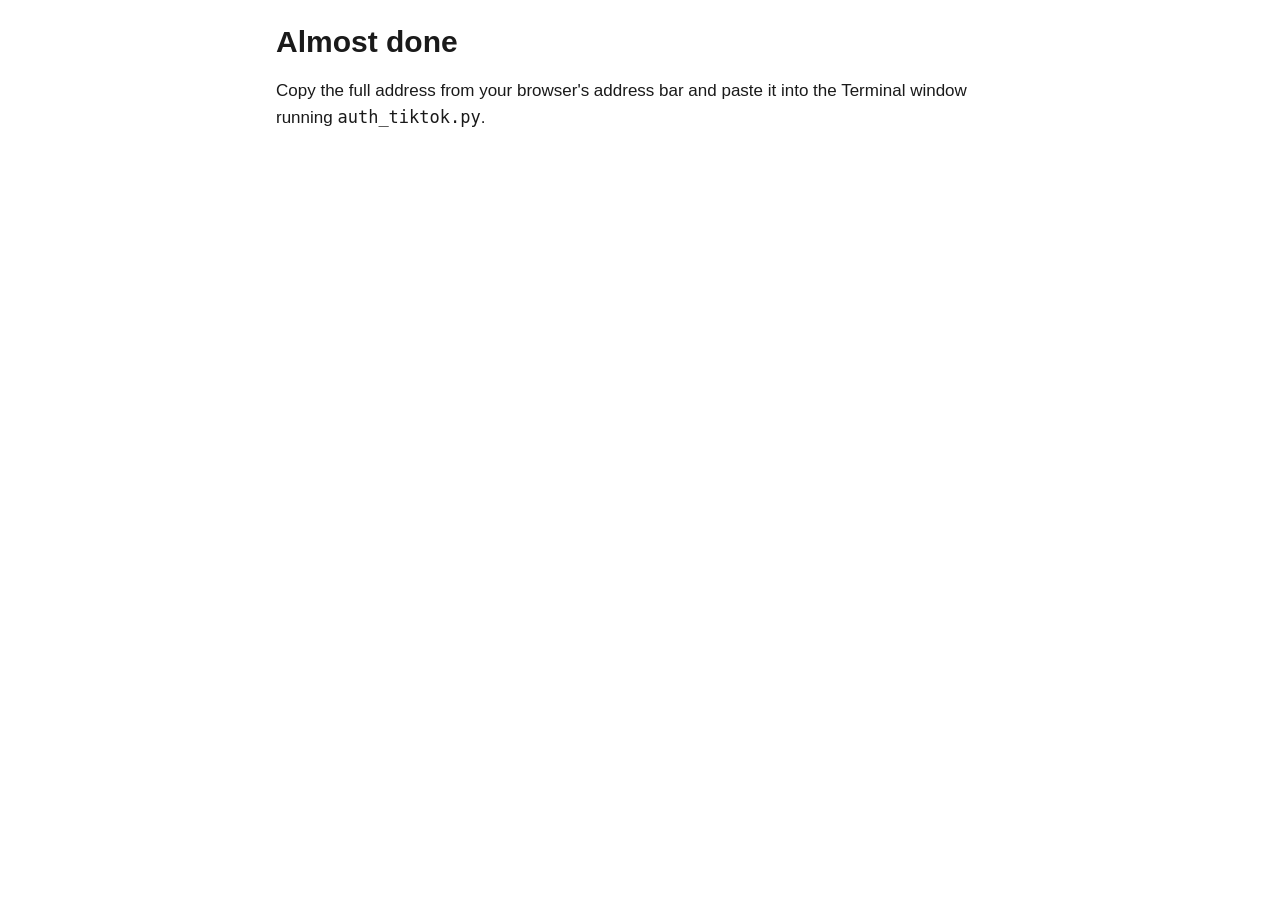
<file: callback.html>
<!doctype html>
<html lang="en">
<head>
<meta charset="utf-8">
<meta name="viewport" content="width=device-width, initial-scale=1">
<title>Signed in — clip-bot</title>
<link rel="stylesheet" href="style.css">
</head>
<body>
<main>
  <h1>Almost done</h1>
  <p>Copy the full address from your browser's address bar and paste it into the Terminal
  window running <code>auth_tiktok.py</code>.</p>
</main>
</body>
</html>
</file>
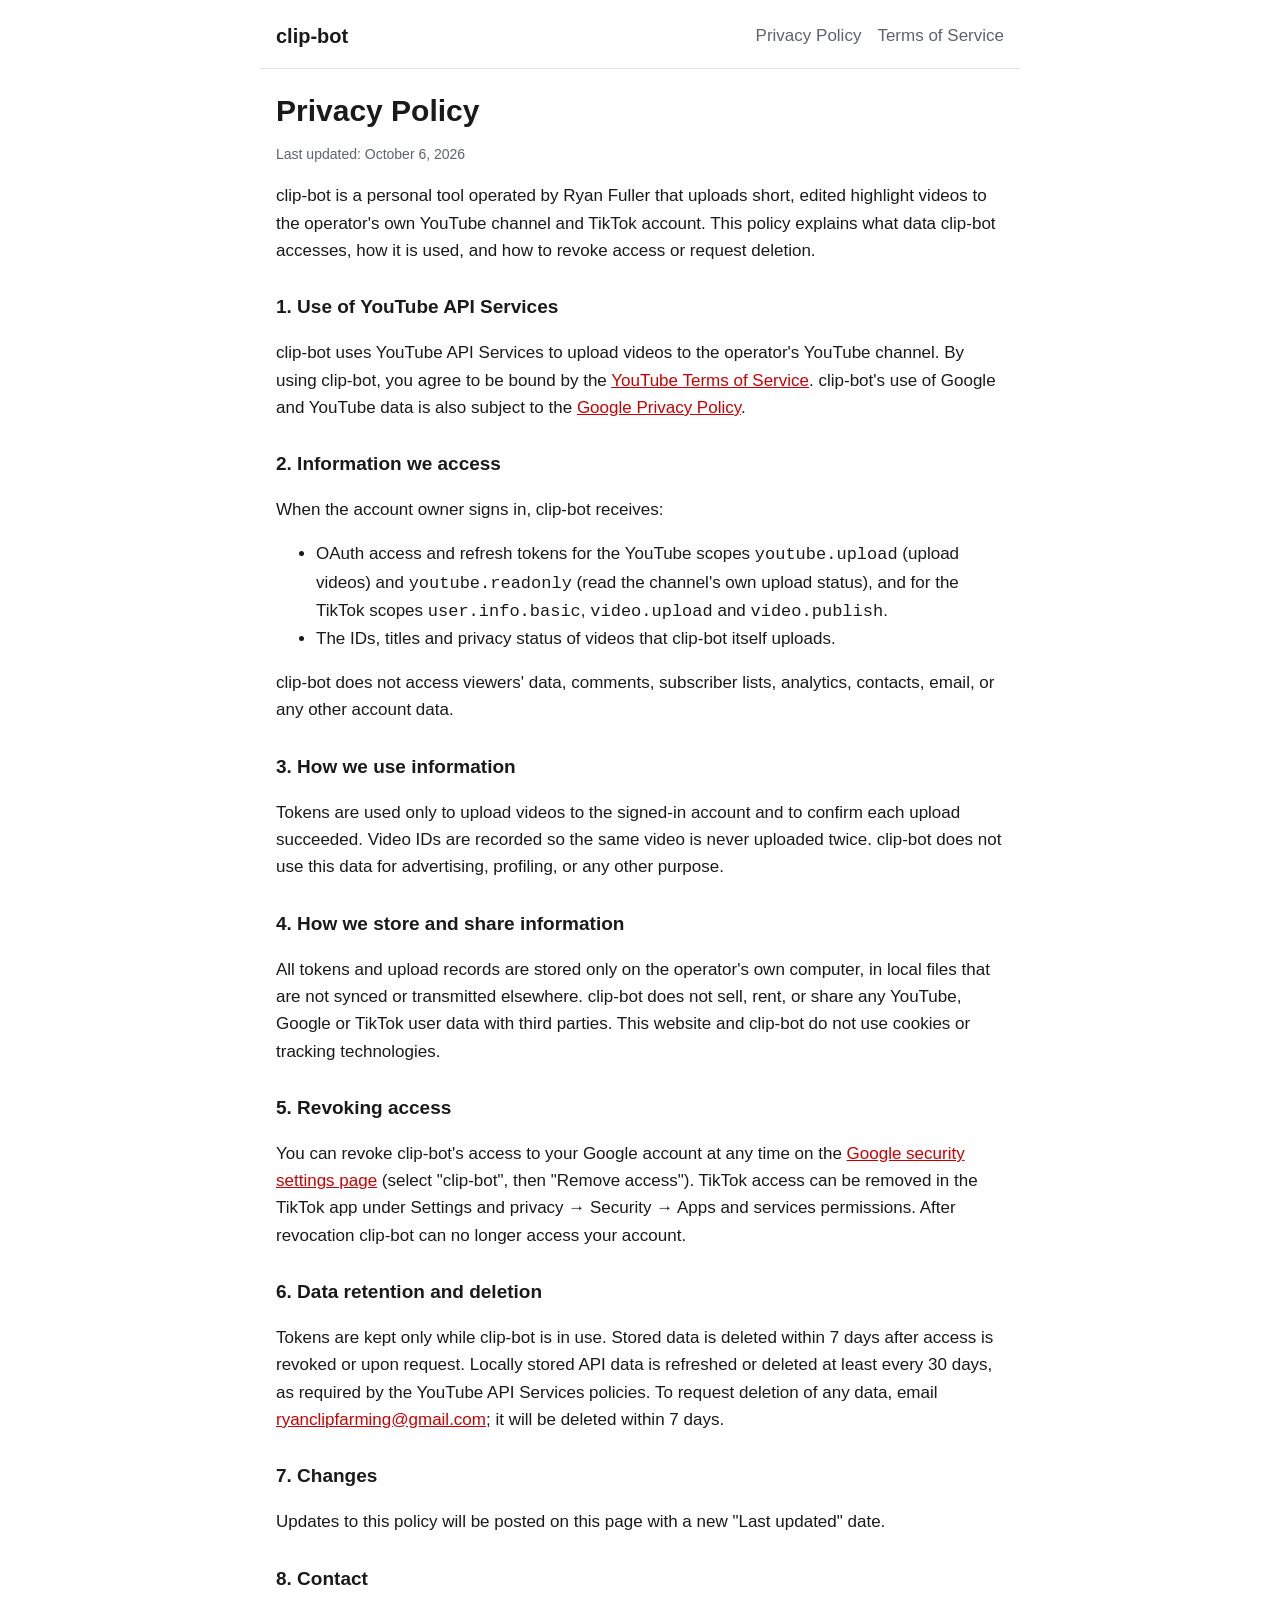
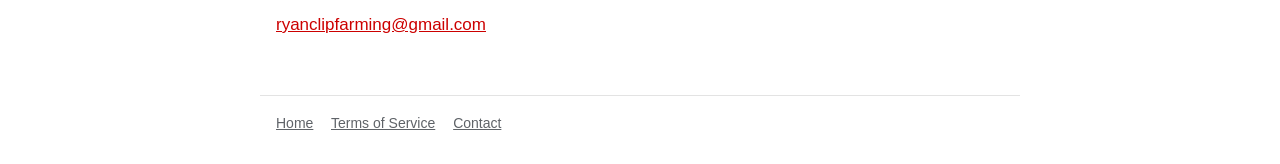
<file: privacy-policy.html>
<!doctype html>
<html lang="en">
<head>
<meta charset="utf-8">
<meta name="viewport" content="width=device-width, initial-scale=1">
<title>Privacy Policy — clip-bot</title>
<link rel="stylesheet" href="style.css">
</head>
<body>
<header>
  <a class="brand" href="./">clip-bot</a>
  <nav><a href="privacy-policy.html">Privacy Policy</a><a href="terms-of-service.html">Terms of Service</a></nav>
</header>
<main>
  <h1>Privacy Policy</h1>
  <p class="updated">Last updated: October 6, 2026</p>
  <p>clip-bot is a personal tool operated by Ryan Fuller that uploads short, edited highlight
  videos to the operator's own YouTube channel and TikTok account. This policy explains what
  data clip-bot accesses, how it is used, and how to revoke access or request deletion.</p>

  <h2>1. Use of YouTube API Services</h2>
  <p>clip-bot uses YouTube API Services to upload videos to the operator's YouTube channel.
  By using clip-bot, you agree to be bound by the
  <a href="https://www.youtube.com/t/terms">YouTube Terms of Service</a>.
  clip-bot's use of Google and YouTube data is also subject to the
  <a href="https://policies.google.com/privacy">Google Privacy Policy</a>.</p>

  <h2>2. Information we access</h2>
  <p>When the account owner signs in, clip-bot receives:</p>
  <ul>
    <li>OAuth access and refresh tokens for the YouTube scopes <code>youtube.upload</code>
    (upload videos) and <code>youtube.readonly</code> (read the channel's own upload status),
    and for the TikTok scopes <code>user.info.basic</code>, <code>video.upload</code> and
    <code>video.publish</code>.</li>
    <li>The IDs, titles and privacy status of videos that clip-bot itself uploads.</li>
  </ul>
  <p>clip-bot does not access viewers' data, comments, subscriber lists, analytics, contacts,
  email, or any other account data.</p>

  <h2>3. How we use information</h2>
  <p>Tokens are used only to upload videos to the signed-in account and to confirm each upload
  succeeded. Video IDs are recorded so the same video is never uploaded twice. clip-bot does
  not use this data for advertising, profiling, or any other purpose.</p>

  <h2>4. How we store and share information</h2>
  <p>All tokens and upload records are stored only on the operator's own computer, in local
  files that are not synced or transmitted elsewhere. clip-bot does not sell, rent, or share
  any YouTube, Google or TikTok user data with third parties. This website and clip-bot do not
  use cookies or tracking technologies.</p>

  <h2>5. Revoking access</h2>
  <p>You can revoke clip-bot's access to your Google account at any time on the
  <a href="https://security.google.com/settings/security/permissions">Google security settings page</a>
  (select "clip-bot", then "Remove access"). TikTok access can be removed in the TikTok app under
  Settings and privacy → Security → Apps and services permissions. After revocation clip-bot
  can no longer access your account.</p>

  <h2>6. Data retention and deletion</h2>
  <p>Tokens are kept only while clip-bot is in use. Stored data is deleted within 7 days after
  access is revoked or upon request. Locally stored API data is refreshed or deleted at least
  every 30 days, as required by the YouTube API Services policies. To request deletion of any
  data, email <a href="mailto:ryanclipfarming@gmail.com">ryanclipfarming@gmail.com</a>; it will
  be deleted within 7 days.</p>

  <h2>7. Changes</h2>
  <p>Updates to this policy will be posted on this page with a new "Last updated" date.</p>

  <h2>8. Contact</h2>
  <p><a href="mailto:ryanclipfarming@gmail.com">ryanclipfarming@gmail.com</a></p>
</main>
<footer>
  <a href="./">Home</a>
  <a href="terms-of-service.html">Terms of Service</a>
  <a href="mailto:ryanclipfarming@gmail.com">Contact</a>
</footer>
</body>
</html>
</file>
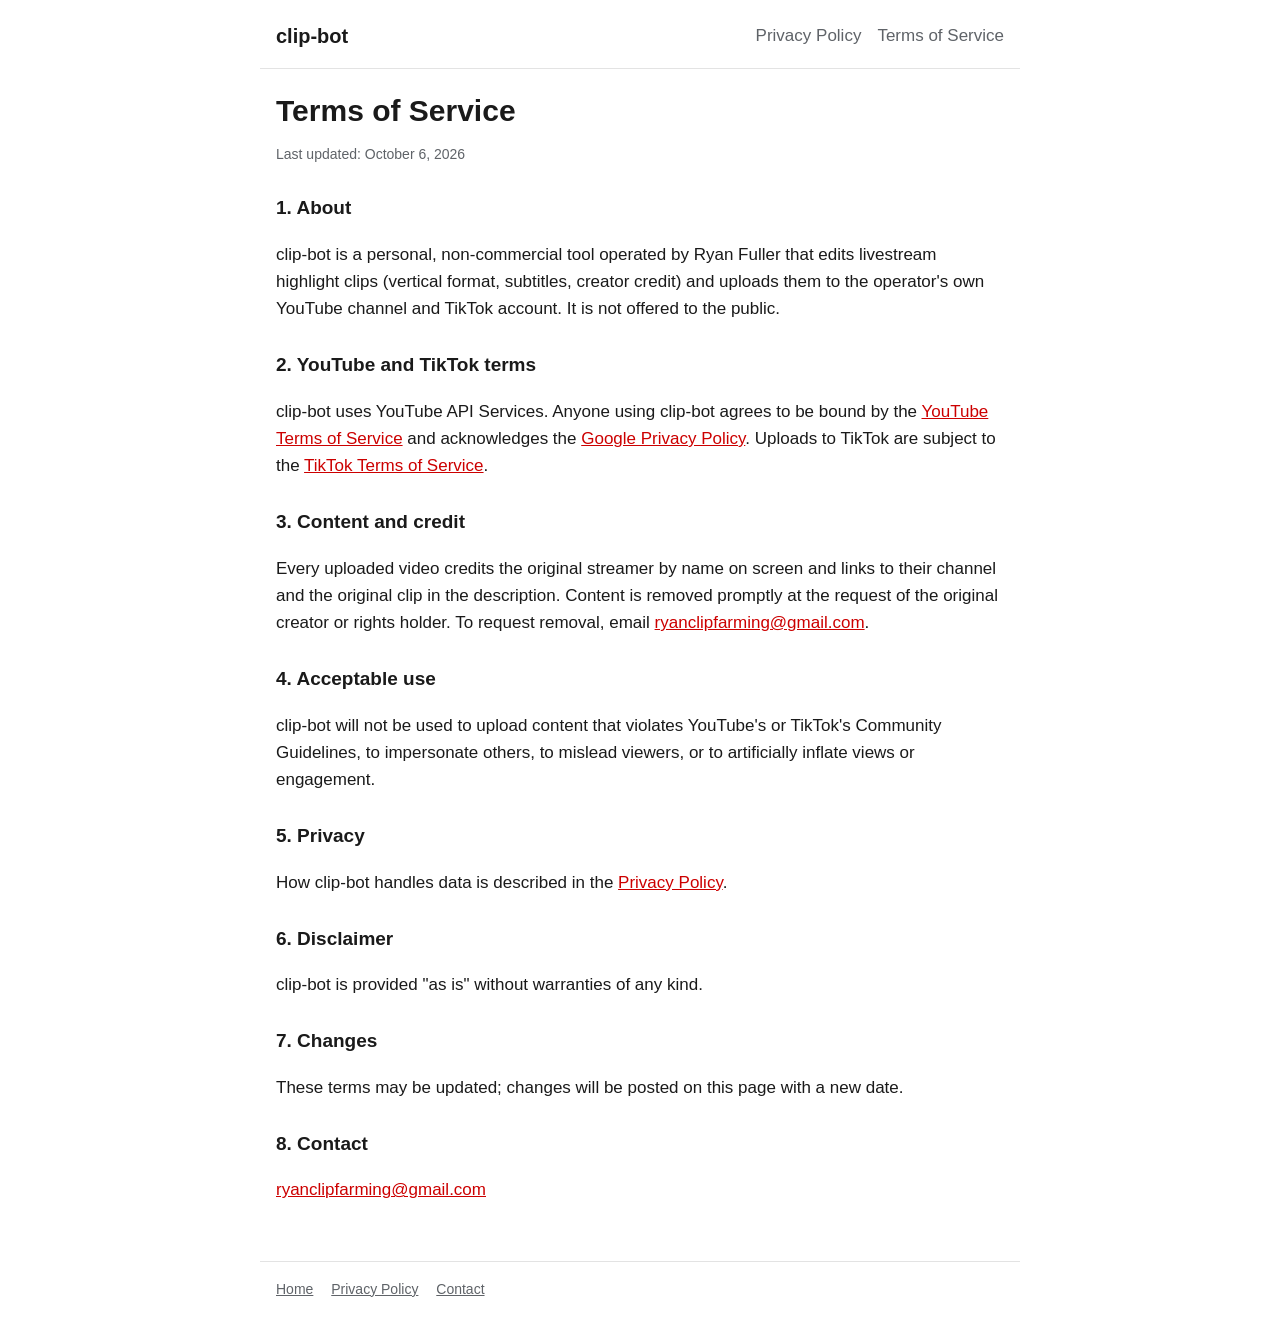
<file: terms-of-service.html>
<!doctype html>
<html lang="en">
<head>
<meta charset="utf-8">
<meta name="viewport" content="width=device-width, initial-scale=1">
<title>Terms of Service — clip-bot</title>
<link rel="stylesheet" href="style.css">
</head>
<body>
<header>
  <a class="brand" href="./">clip-bot</a>
  <nav><a href="privacy-policy.html">Privacy Policy</a><a href="terms-of-service.html">Terms of Service</a></nav>
</header>
<main>
  <h1>Terms of Service</h1>
  <p class="updated">Last updated: October 6, 2026</p>

  <h2>1. About</h2>
  <p>clip-bot is a personal, non-commercial tool operated by Ryan Fuller that edits livestream
  highlight clips (vertical format, subtitles, creator credit) and uploads them to the
  operator's own YouTube channel and TikTok account. It is not offered to the public.</p>

  <h2>2. YouTube and TikTok terms</h2>
  <p>clip-bot uses YouTube API Services. Anyone using clip-bot agrees to be bound by the
  <a href="https://www.youtube.com/t/terms">YouTube Terms of Service</a> and acknowledges the
  <a href="https://policies.google.com/privacy">Google Privacy Policy</a>. Uploads to TikTok are
  subject to the <a href="https://www.tiktok.com/legal/terms-of-service">TikTok Terms of Service</a>.</p>

  <h2>3. Content and credit</h2>
  <p>Every uploaded video credits the original streamer by name on screen and links to their
  channel and the original clip in the description. Content is removed promptly at the request
  of the original creator or rights holder. To request removal, email
  <a href="mailto:ryanclipfarming@gmail.com">ryanclipfarming@gmail.com</a>.</p>

  <h2>4. Acceptable use</h2>
  <p>clip-bot will not be used to upload content that violates YouTube's or TikTok's Community
  Guidelines, to impersonate others, to mislead viewers, or to artificially inflate views or
  engagement.</p>

  <h2>5. Privacy</h2>
  <p>How clip-bot handles data is described in the <a href="privacy-policy.html">Privacy Policy</a>.</p>

  <h2>6. Disclaimer</h2>
  <p>clip-bot is provided "as is" without warranties of any kind.</p>

  <h2>7. Changes</h2>
  <p>These terms may be updated; changes will be posted on this page with a new date.</p>

  <h2>8. Contact</h2>
  <p><a href="mailto:ryanclipfarming@gmail.com">ryanclipfarming@gmail.com</a></p>
</main>
<footer>
  <a href="./">Home</a>
  <a href="privacy-policy.html">Privacy Policy</a>
  <a href="mailto:ryanclipfarming@gmail.com">Contact</a>
</footer>
</body>
</html>
</file>
<file: style.css>
:root { --bg: #ffffff; --fg: #1a1a1a; --muted: #5f6368; --line: #e3e3e3; --accent: #c00; }
@media (prefers-color-scheme: dark) {
  :root { --bg: #121212; --fg: #ececec; --muted: #a0a0a0; --line: #2c2c2c; --accent: #ff4e45; }
}
* { box-sizing: border-box; }
body { margin: 0; background: var(--bg); color: var(--fg);
  font: 17px/1.6 -apple-system, BlinkMacSystemFont, "Segoe UI", Roboto, Arial, sans-serif; }
header, main, footer { max-width: 760px; margin: 0 auto; padding: 0 16px; }
header { display: flex; justify-content: space-between; align-items: center; flex-wrap: wrap;
  gap: 8px; padding-top: 20px; padding-bottom: 16px; border-bottom: 1px solid var(--line); }
header .brand { font-weight: 700; font-size: 20px; color: var(--fg); text-decoration: none; }
nav a { margin-left: 16px; color: var(--muted); text-decoration: none; }
nav a:hover, footer a:hover { color: var(--accent); }
main { padding-top: 24px; padding-bottom: 40px; }
h1 { font-size: 30px; line-height: 1.2; margin: 0 0 12px; }
h2 { font-size: 19px; margin: 28px 0 6px; }
a { color: var(--accent); overflow-wrap: anywhere; }
.updated { color: var(--muted); font-size: 14px; }
.yt { display: flex; align-items: center; gap: 12px; padding: 14px 16px; margin: 24px 0;
  border: 1px solid var(--line); border-radius: 10px; }
.yt img { height: 28px; width: auto; }
footer { padding-top: 16px; padding-bottom: 32px; border-top: 1px solid var(--line);
  color: var(--muted); font-size: 14px; }
footer a { color: var(--muted); margin-right: 14px; }
</file>
